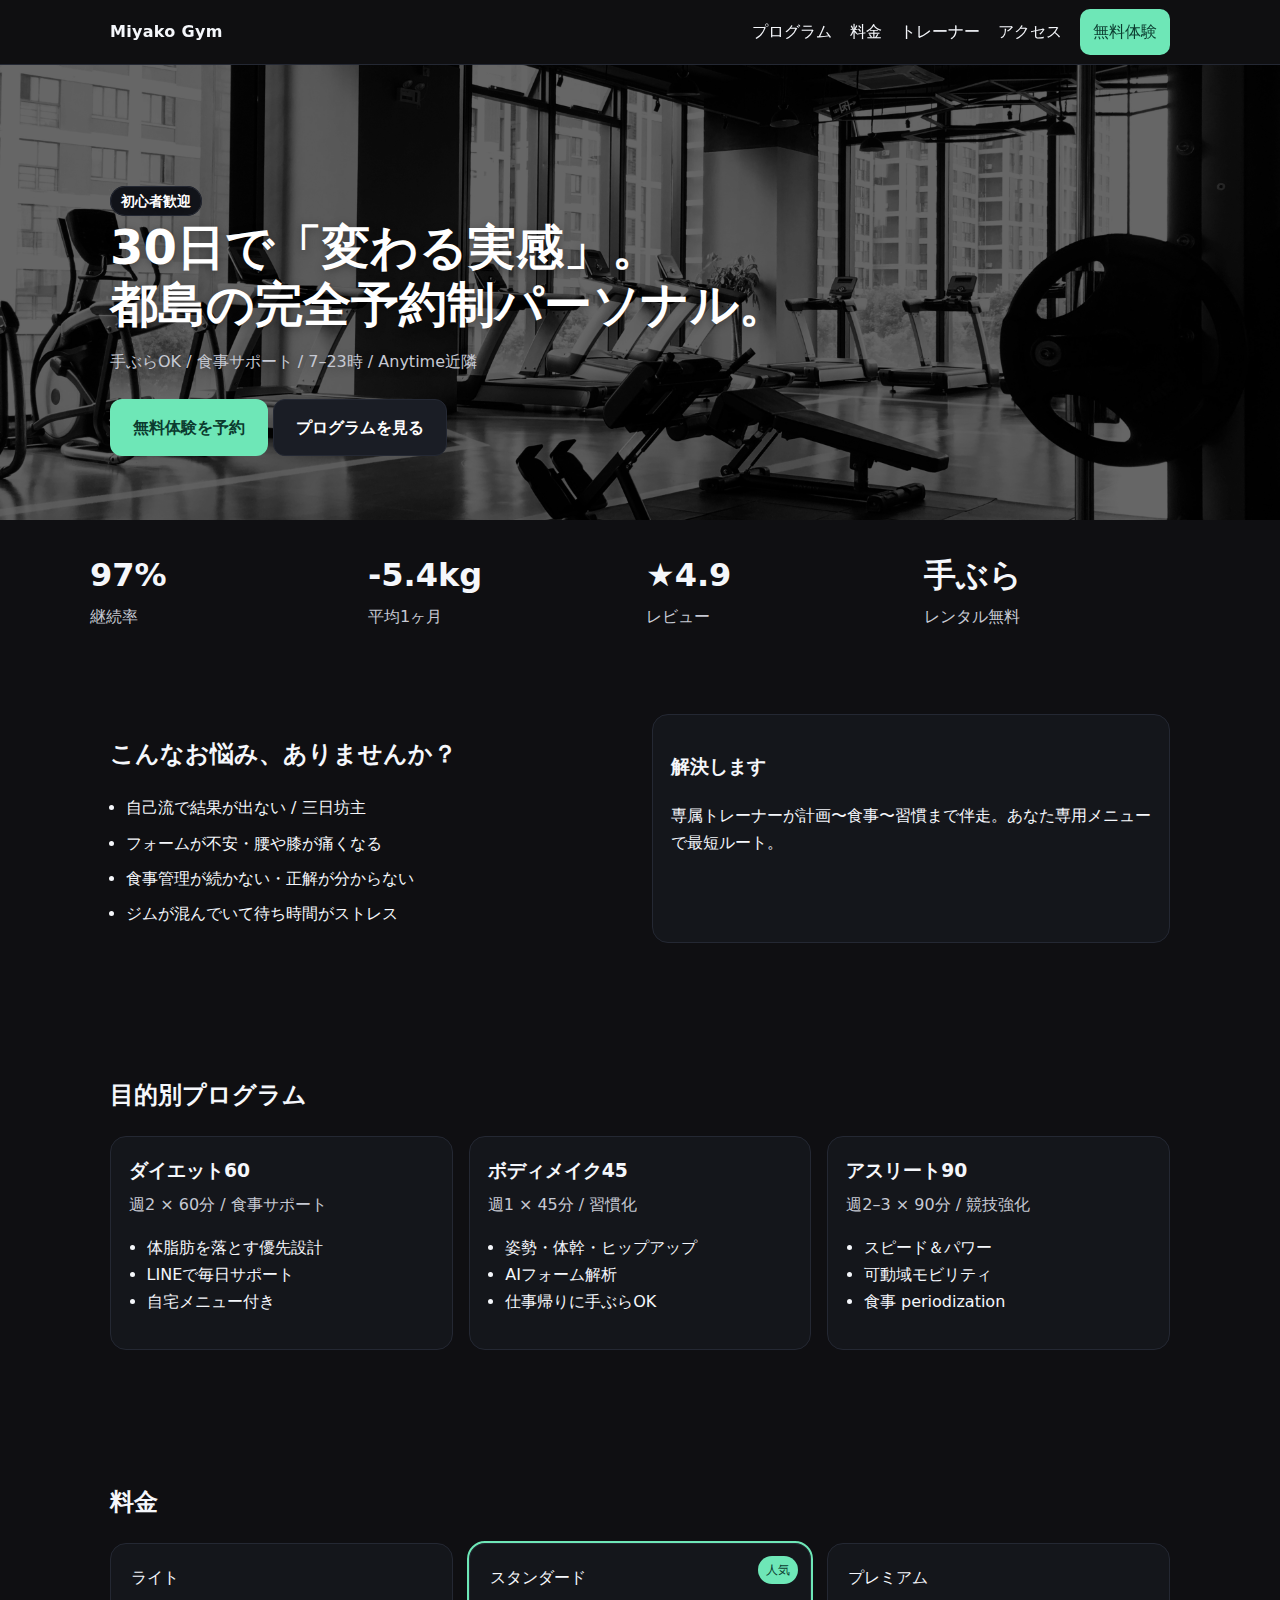
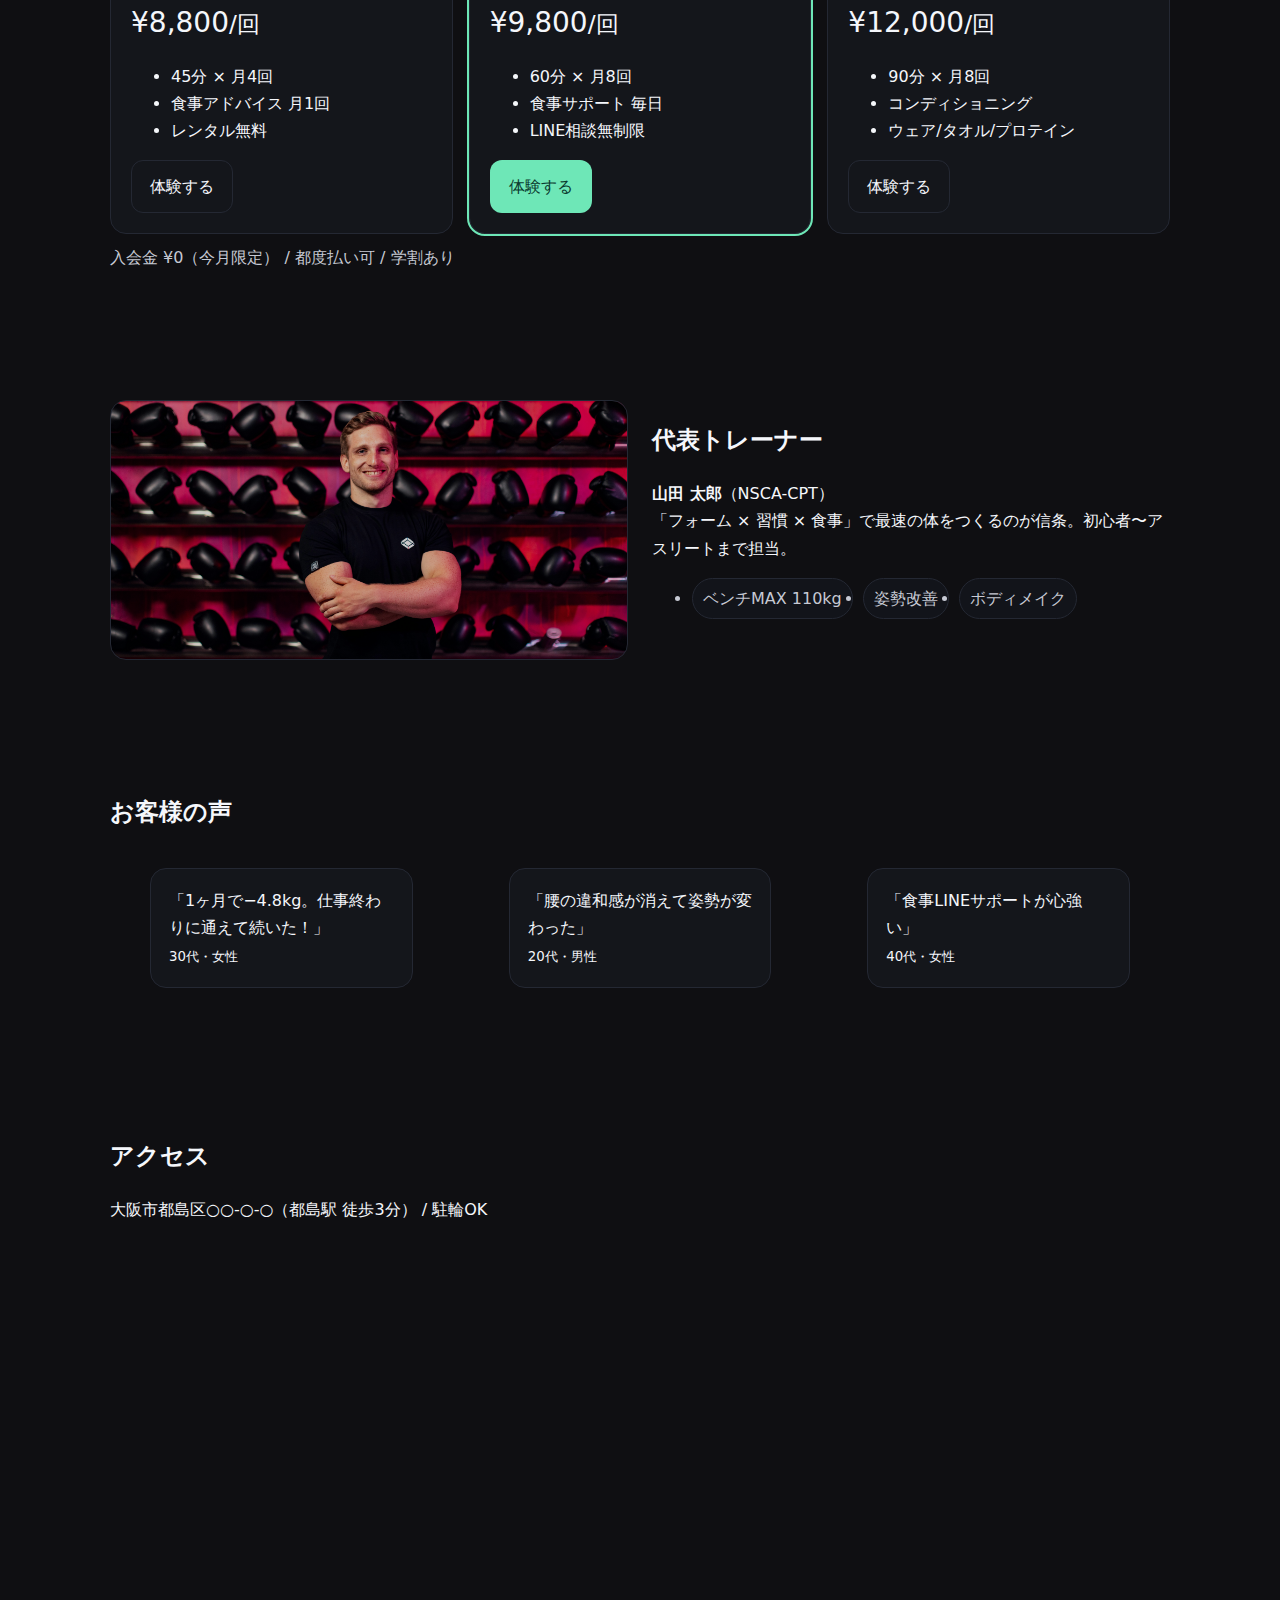
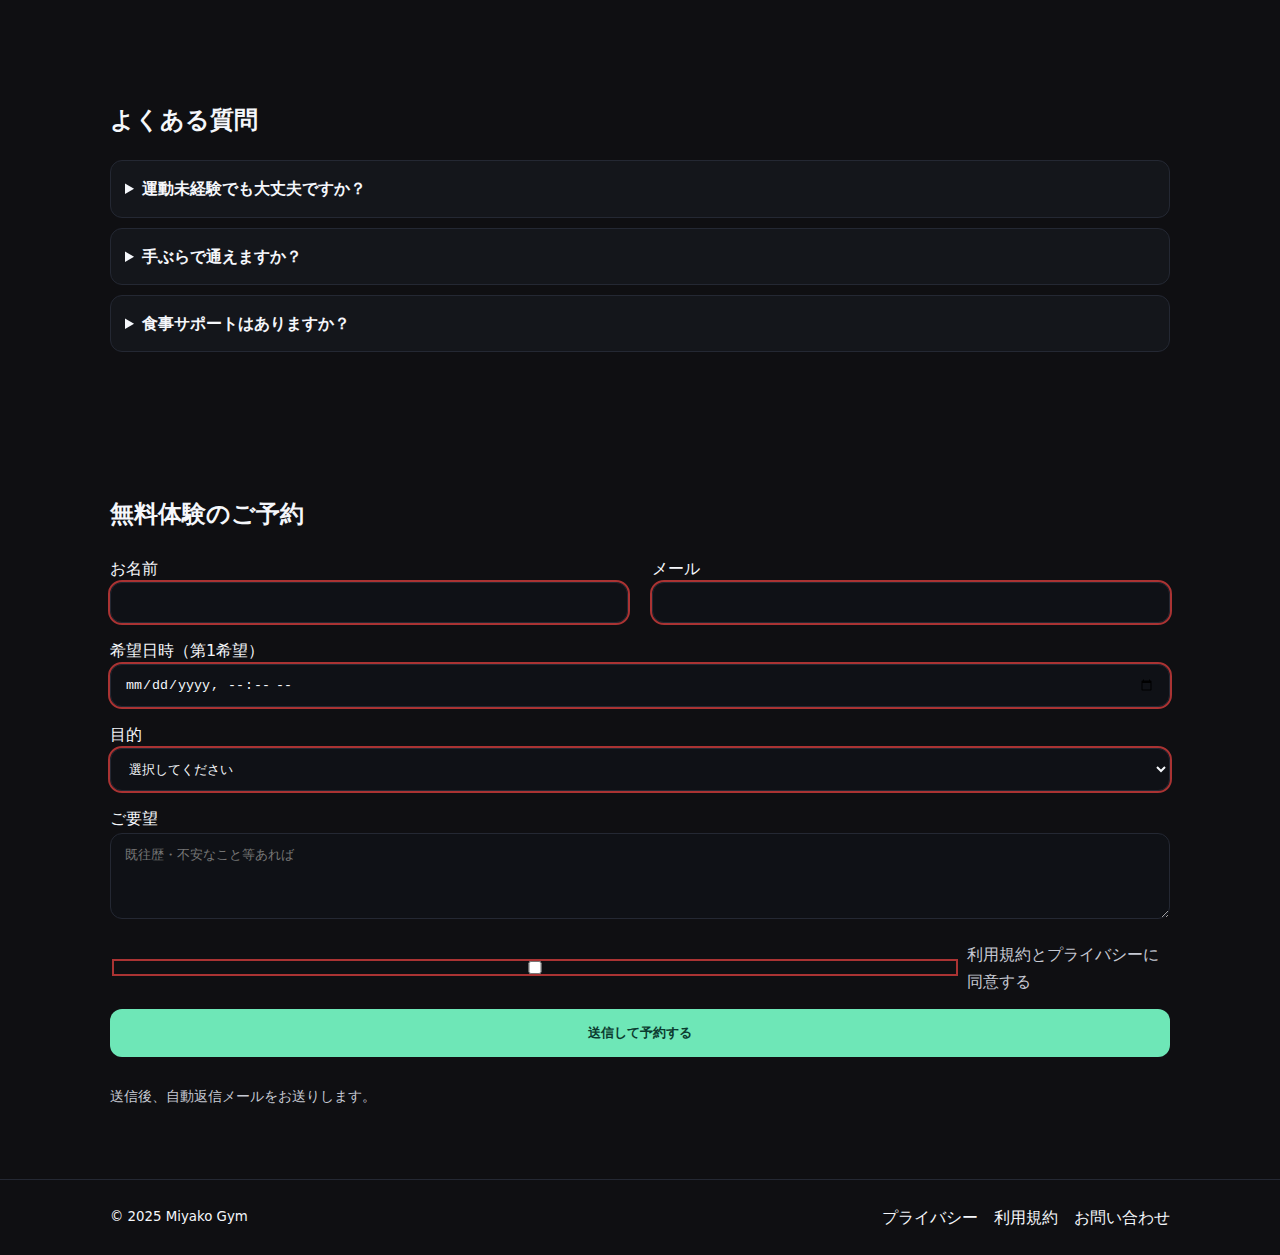
<file: index.html>
<!doctype html>
<html lang="ja">
<head>
  <meta charset="utf-8" />
  <meta name="viewport" content="width=device-width,initial-scale=1" />
  <title>【30日で変わる】都島のパーソナルジム | 体験0円キャンペーン</title>
  <meta name="description" content="初心者歓迎。完全予約制・手ぶらOK。食事サポート付きで最短ルートのボディメイク。今なら体験無料。" />

  <!-- ファビコン / SEO / OGP -->
  <link rel="icon" href="assets/img/favicon.svg" type="image/svg+xml">
  <meta property="og:type" content="website">
  <meta property="og:title" content="都島のパーソナルジム｜体験0円キャンペーン">
  <meta property="og:description" content="初心者歓迎・手ぶらOK・食事サポート付き。体験無料キャンペーン実施中。">
  <meta property="og:image" content="https://example.com/og.jpg">
  <meta property="og:url" content="https://example.com/">
  <meta name="twitter:card" content="summary_large_image">

  <!-- 構造化データ（施設） -->
  <script type="application/ld+json">
  {
    "@context":"https://schema.org",
    "@type":"SportsActivityLocation",
    "name":"Miyako Gym",
    "address":{"@type":"PostalAddress","addressLocality":"大阪市都島区"},
    "openingHours":"Mo-Su 07:00-23:00",
    "url":"https://example.com/",
    "telephone":"+81-90-0000-0000",
    "priceRange":"¥¥",
    "amenityFeature":[{"@type":"LocationFeatureSpecification","name":"Personal Training","value":true}]
  }
  </script>

  <!-- 構造化データ（FAQ） -->
  <script type="application/ld+json">
  {"@context":"https://schema.org","@type":"FAQPage","mainEntity":[
    {"@type":"Question","name":"運動未経験でも大丈夫ですか？","acceptedAnswer":{"@type":"Answer","text":"フォームから丁寧にサポートします。"}},
    {"@type":"Question","name":"手ぶらで通えますか？","acceptedAnswer":{"@type":"Answer","text":"ウェア・タオルの無料レンタルあり。"}},
    {"@type":"Question","name":"食事サポートはありますか？","acceptedAnswer":{"@type":"Answer","text":"LINEで毎日サポートします。"}}
  ]}
  </script>

  <link rel="stylesheet" href="assets/css/main.css" />
</head>
<body>
  <!-- 固定ナビ -->
  <header class="site-header">
    <div class="container">
      <a href="#hero" class="logo">Miyako Gym</a>
      <nav class="nav">
        <a href="#programs">プログラム</a>
        <a href="#pricing">料金</a>
        <a href="#trainer">トレーナー</a>
        <a href="#access">アクセス</a>
        <a href="#entry" class="btn btn-primary sm">無料体験</a>
      </nav>
    </div>
  </header>

  <!-- ヒーロー -->
  <section id="hero" class="hero">
    <div class="container hero-inner">
      <h1><span class="badge">初心者歓迎</span><br> 30日で「変わる実感」。<br> 都島の完全予約制パーソナル。</h1>
      <p class="lead">手ぶらOK / 食事サポート / 7–23時 / Anytime近隣</p>
      <div class="cta">
        <a href="#entry" class="btn btn-primary btn-lg">無料体験を予約</a>
        <a href="#programs" class="btn btn-ghost btn-lg">プログラムを見る</a>
      </div>
    </div>
  </section>

  <!-- 実績 -->
  <section class="proof">
    <div class="container kpis">
      <div><strong>97%</strong><span>継続率</span></div>
      <div><strong>-5.4kg</strong><span>平均1ヶ月</span></div>
      <div><strong>★4.9</strong><span>レビュー</span></div>
      <div><strong>手ぶら</strong><span>レンタル無料</span></div>
    </div>
  </section>

  <!-- 課題訴求 -->
  <section class="problems">
    <div class="container grid-2">
      <div>
        <h2>こんなお悩み、ありませんか？</h2>
        <ul class="checklist">
          <li>自己流で結果が出ない / 三日坊主</li>
          <li>フォームが不安・腰や膝が痛くなる</li>
          <li>食事管理が続かない・正解が分からない</li>
          <li>ジムが混んでいて待ち時間がストレス</li>
        </ul>
      </div>
      <div class="card">
        <h3>解決します</h3>
        <p>専属トレーナーが計画〜食事〜習慣まで伴走。あなた専用メニューで最短ルート。</p>
      </div>
    </div>
  </section>

  <!-- プログラム -->
  <section id="programs" class="programs">
    <div class="container">
      <h2>目的別プログラム</h2>
      <div class="cards">
        <article class="card">
          <h3>ダイエット60</h3>
          <p class="sub">週2 × 60分 / 食事サポート</p>
          <ul>
            <li>体脂肪を落とす優先設計</li>
            <li>LINEで毎日サポート</li>
            <li>自宅メニュー付き</li>
          </ul>
        </article>
        <article class="card">
          <h3>ボディメイク45</h3>
          <p class="sub">週1 × 45分 / 習慣化</p>
          <ul>
            <li>姿勢・体幹・ヒップアップ</li>
            <li>AIフォーム解析</li>
            <li>仕事帰りに手ぶらOK</li>
          </ul>
        </article>
        <article class="card">
          <h3>アスリート90</h3>
          <p class="sub">週2–3 × 90分 / 競技強化</p>
          <ul>
            <li>スピード＆パワー</li>
            <li>可動域モビリティ</li>
            <li>食事 periodization</li>
          </ul>
        </article>
      </div>
    </div>
  </section>

  <!-- 料金 -->
  <section id="pricing" class="pricing">
    <div class="container">
      <h2>料金</h2>
      <div class="table">
        <div class="plan">
          <div class="plan-name">ライト</div>
          <div class="price"><span>¥</span>8,800<small>/回</small></div>
          <ul>
            <li>45分 × 月4回</li>
            <li>食事アドバイス 月1回</li>
            <li>レンタル無料</li>
          </ul>
          <a href="#entry" class="btn btn-outline">体験する</a>
        </div>
        <div class="plan best">
          <div class="ribbon">人気</div>
          <div class="plan-name">スタンダード</div>
          <div class="price"><span>¥</span>9,800<small>/回</small></div>
          <ul>
            <li>60分 × 月8回</li>
            <li>食事サポート 毎日</li>
            <li>LINE相談無制限</li>
          </ul>
          <a href="#entry" class="btn btn-primary">体験する</a>
        </div>
        <div class="plan">
          <div class="plan-name">プレミアム</div>
          <div class="price"><span>¥</span>12,000<small>/回</small></div>
          <ul>
            <li>90分 × 月8回</li>
            <li>コンディショニング</li>
            <li>ウェア/タオル/プロテイン</li>
          </ul>
          <a href="#entry" class="btn btn-outline">体験する</a>
        </div>
      </div>
      <p class="note">入会金 ¥0（今月限定） / 都度払い可 / 学割あり</p>
    </div>
  </section>

  <!-- トレーナー -->
  <section id="trainer" class="trainer">
    <div class="container grid-2">
      <div class="trainer-photo" aria-hidden="true"></div>
      <div>
        <h2>代表トレーナー</h2>
        <p><strong>山田 太郎</strong>（NSCA-CPT）<br>「フォーム × 習慣 × 食事」で最速の体をつくるのが信条。初心者〜アスリートまで担当。</p>
        <ul class="badges">
          <li>ベンチMAX 110kg</li>
          <li>姿勢改善</li>
          <li>ボディメイク</li>
        </ul>
      </div>
    </div>
  </section>

  <!-- 口コミ -->
  <section class="testimonials">
    <div class="container">
      <h2>お客様の声</h2>
      <div class="cards">
        <blockquote class="card">「1ヶ月で−4.8kg。仕事終わりに通えて続いた！」<br><small>30代・女性</small></blockquote>
        <blockquote class="card">「腰の違和感が消えて姿勢が変わった」<br><small>20代・男性</small></blockquote>
        <blockquote class="card">「食事LINEサポートが心強い」<br><small>40代・女性</small></blockquote>
      </div>
    </div>
  </section>

  <!-- アクセス -->
  <section id="access" class="access">
    <div class="container">
      <h2>アクセス</h2>
      <p>大阪市都島区○○-○-○（都島駅 徒歩3分） / 駐輪OK</p>
      <div class="map-embed">
        <iframe
          src="https://www.google.com/maps?q=都島駅&output=embed"
          width="100%" height="320" style="border:0" loading="lazy"
          referrerpolicy="no-referrer-when-downgrade" aria-label="地図">
        </iframe>
      </div>
    </div>
  </section>

  <!-- FAQ -->
  <section class="faq">
    <div class="container">
      <h2>よくある質問</h2>
      <details><summary>運動未経験でも大丈夫ですか？</summary><p>フォームから丁寧にサポートします。</p></details>
      <details><summary>手ぶらで通えますか？</summary><p>ウェア・タオルの無料レンタルあり。</p></details>
      <details><summary>食事サポートはありますか？</summary><p>LINEで毎日サポートします。</p></details>
    </div>
  </section>

  <!-- 申込 -->
  <section id="entry" class="entry">
    <div class="container">
      <h2>無料体験のご予約</h2>
      <!-- Netlifyフォーム（action不要 / data-netlify="true"） -->
      <form name="trial" method="POST" data-netlify="true" class="form" netlify-honeypot="bot-field">
        <input type="hidden" name="form-name" value="trial" />
        <p class="hidden"><label>Don’t fill this out: <input name="bot-field"></label></p>

        <div class="grid-2">
          <label>お名前<input type="text" name="name" required autocomplete="name"></label>
          <label>メール<input type="email" name="email" required autocomplete="email" inputmode="email"></label>
        </div>
        <label>希望日時（第1希望）<input type="datetime-local" name="slot1" required></label>
        <label>目的
          <select name="goal" required>
            <option value="">選択してください</option>
            <option>ダイエット</option>
            <option>ボディメイク</option>
            <option>体力アップ</option>
            <option>その他</option>
          </select>
        </label>
        <label>ご要望<textarea name="message" rows="4" placeholder="既往歴・不安なこと等あれば" maxlength="500"></textarea></label>

        <label class="agree"><input type="checkbox" required> 利用規約とプライバシーに同意する</label>
        <button type="submit" class="btn btn-primary btn-lg">送信して予約する</button>
        <p class="form-notice">送信後、自動返信メールをお送りします。</p>
      </form>
    </div>
  </section>

  <footer class="footer">
    <div class="container footer-inner">
      <small>© 2025 Miyako Gym</small>
      <nav class="footer-nav">
        <a href="#">プライバシー</a>
        <a href="#">利用規約</a>
        <a href="#entry">お問い合わせ</a>
      </nav>
    </div>
  </footer>

  <!-- スティッキーCTA（スマホ） -->
  <div class="sticky-cta">
    <a href="#entry" class="btn btn-primary btn-lg">無料体験を予約</a>
  </div>

  <script src="assets/js/app.js" defer></script>
</body>
</html>
</file>
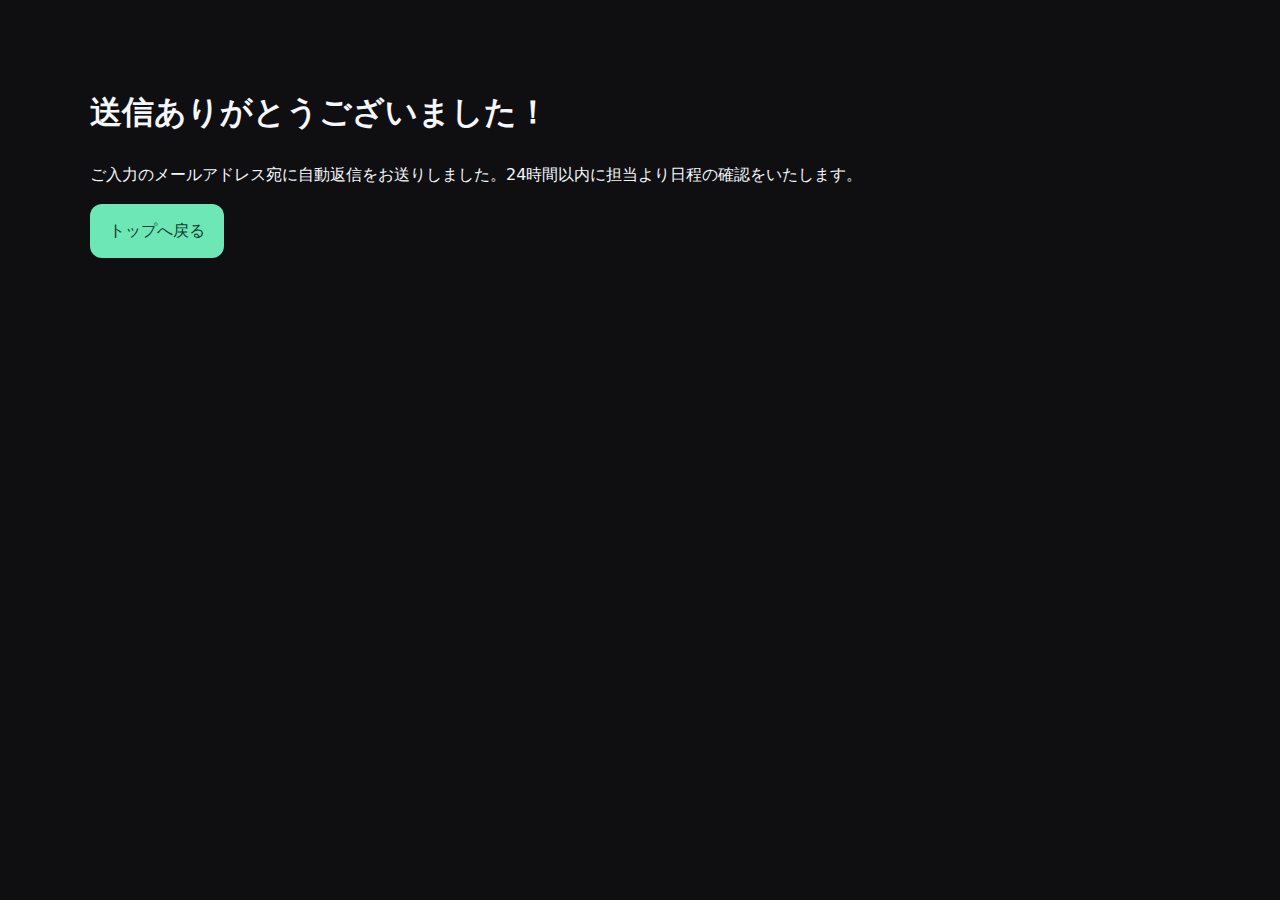
<file: forms/netlify.html>
<!doctype html>
<meta charset="utf-8">
<title>送信完了 | Miyako Gym</title>
<link rel="stylesheet" href="../assets/css/main.css">
<body class="container" style="padding:64px 0">
  <h1>送信ありがとうございました！</h1>
  <p>ご入力のメールアドレス宛に自動返信をお送りしました。24時間以内に担当より日程の確認をいたします。</p>
  <p><a class="btn btn-primary" href="../index.html">トップへ戻る</a></p>
</body>
</file>
<file: assets/css/main.css>
:root{
  --bg:#0f0f12; --fg:#f5f7fb; --muted:#c6c9d3;
  --brand:#6ee7b7; --brand-ink:#0b3b2f;
  --card:#14161b; --border:#242833; --accent:#7dd3fc;
  --container:1100px; --radius:16px;
  --hero-overlay: rgba(0,0,0,.6);
}

*{box-sizing:border-box} html{scroll-behavior:smooth}
body{margin:0;background:var(--bg);color:var(--fg);font:16px/1.7 system-ui,-apple-system,"Segoe UI",Roboto}
img{max-width:100%;display:block} a{color:inherit;text-decoration:none}

.container{max-width:var(--container);margin:auto;padding:0 20px}
.grid-2{display:grid;grid-template-columns:1fr 1fr;gap:24px}
@media (max-width:900px){.grid-2{grid-template-columns:1fr}}

.btn{display:inline-flex;align-items:center;justify-content:center;padding:12px 18px;border-radius:12px;border:1px solid var(--border);background:#1a1d25;transition:.2s}
.btn:hover{transform:translateY(-1px)}
.btn-primary{background:var(--brand);color:var(--brand-ink);border-color:transparent}
.btn-outline{background:transparent;border-color:var(--border)}
.btn-ghost{background:#1a1d25}
.btn-lg{padding:14px 22px;font-weight:600}
.sm{padding:8px 12px;border-radius:10px}

.site-header{position:sticky;top:0;z-index:50;background:rgba(15,15,18,.8);backdrop-filter:blur(8px);border-bottom:1px solid var(--border)}
.site-header .container{display:flex;align-items:center;justify-content:space-between;min-height:64px}
.logo{font-weight:800;letter-spacing:.3px}
.nav{display:flex;gap:18px;align-items:center}

.hero{
  padding:96px 0 64px;
  background:
    linear-gradient(var(--hero-overlay), var(--hero-overlay)),
    url("../img/hero-bg.jpg") center/cover no-repeat;
  color:#fff;
}
.hero-inner h1{font-size:clamp(28px,5vw,48px);line-height:1.2;margin:0 0 14px}
.lead{color:var(--muted);margin:0 0 24px}
.badge{font-size:14px;padding:6px 10px;border:1px solid var(--border);border-radius:999px;background:#12141a}
.hero h1,.hero .lead{ text-shadow:0 2px 8px rgba(0,0,0,.35) }
@media (max-width:600px){ .hero{ background-position:center 30% } }

.proof .kpis{display:grid;grid-template-columns:repeat(4,1fr);gap:12px;padding:28px 0}
.proof strong{font-size:32px;display:block}
.proof span{color:var(--muted)}
@media (max-width:800px){.proof .kpis{grid-template-columns:repeat(2,1fr)}}

.problems{padding:56px 0}
.checklist{padding-left:1em}
.checklist li{margin:8px 0}
.card{background:var(--card);border:1px solid var(--border);border-radius:var(--radius);padding:18px}

.programs{padding:56px 0}
.cards{display:grid;grid-template-columns:repeat(3,1fr);gap:16px}
.cards .card h3{margin:0 0 8px}
.cards .card .sub{color:var(--muted);margin-top:-4px}
.cards .card ul{padding-left:1.1em}
@media (max-width:980px){.cards{grid-template-columns:1fr}}

.pricing{padding:56px 0}
.table{display:grid;grid-template-columns:repeat(3,1fr);gap:16px}
.plan{border:1px solid var(--border);border-radius:var(--radius);padding:20px;background:var(--card);position:relative}
.plan .price{font-size:28px;margin:8px 0}
.plan.best{outline:2px solid var(--brand)}
.ribbon{position:absolute;top:12px;right:12px;font-size:12px;padding:4px 8px;background:var(--brand);color:var(--brand-ink);border-radius:999px}
.note{color:var(--muted);margin-top:10px}
@media (max-width:980px){.table{grid-template-columns:1fr}}

.trainer{padding:56px 0}
.trainer-photo{
  min-height:260px;border-radius:var(--radius);
  background: linear-gradient(rgba(0,0,0,.2), rgba(0,0,0,.2)), url("../img/trainer.jpg") center/cover no-repeat;
  border:1px solid var(--border)
}
.badges{display:flex;gap:10px;flex-wrap:wrap;margin-top:10px}
.badges li{border:1px solid var(--border);padding:6px 10px;border-radius:999px;background:#12141a;color:var(--muted)}

.testimonials{padding:56px 0}
.testimonials .cards{display:grid;gap:16px}
.testimonials blockquote{padding:18px;border-radius:var(--radius);background:var(--card);border:1px solid var(--border)}

.access{padding:56px 0}
.map-placeholder{height:280px;border:1px dashed var(--border);border-radius:var(--radius);display:flex;align-items:center;justify-content:center;color:var(--muted)}

.faq{padding:56px 0}
.faq details{background:var(--card);border:1px solid var(--border);border-radius:12px;padding:14px;margin:10px 0}
.faq summary{cursor:pointer;font-weight:600}
.faq p{color:var(--muted);margin:8px 0 0}

.entry{padding:56px 0}
.form{display:grid;gap:14px}
.form input,.form select,.form textarea{
  width:100%;padding:12px 14px;border-radius:12px;border:1px solid var(--border);background:#0f1116;color:var(--fg)}
.form-notice{color:var(--muted);font-size:14px}
.hidden{display:none}
.agree{display:flex;gap:8px;align-items:center;color:var(--muted)}
input:invalid,select:invalid,textarea:invalid{outline:2px solid #a33}

.footer{border-top:1px solid var(--border);padding:24px 0}
.footer-inner{display:flex;justify-content:space-between;align-items:center}
.footer-nav{display:flex;gap:16px}

.sticky-cta{
  position:fixed;left:0;right:0;bottom:12px;z-index:60;
  display:none;justify-content:center;
}
@media (max-width:900px){
  .sticky-cta{ display:flex; }
  .sticky-cta .btn{ width:92%; }
}
</file>
